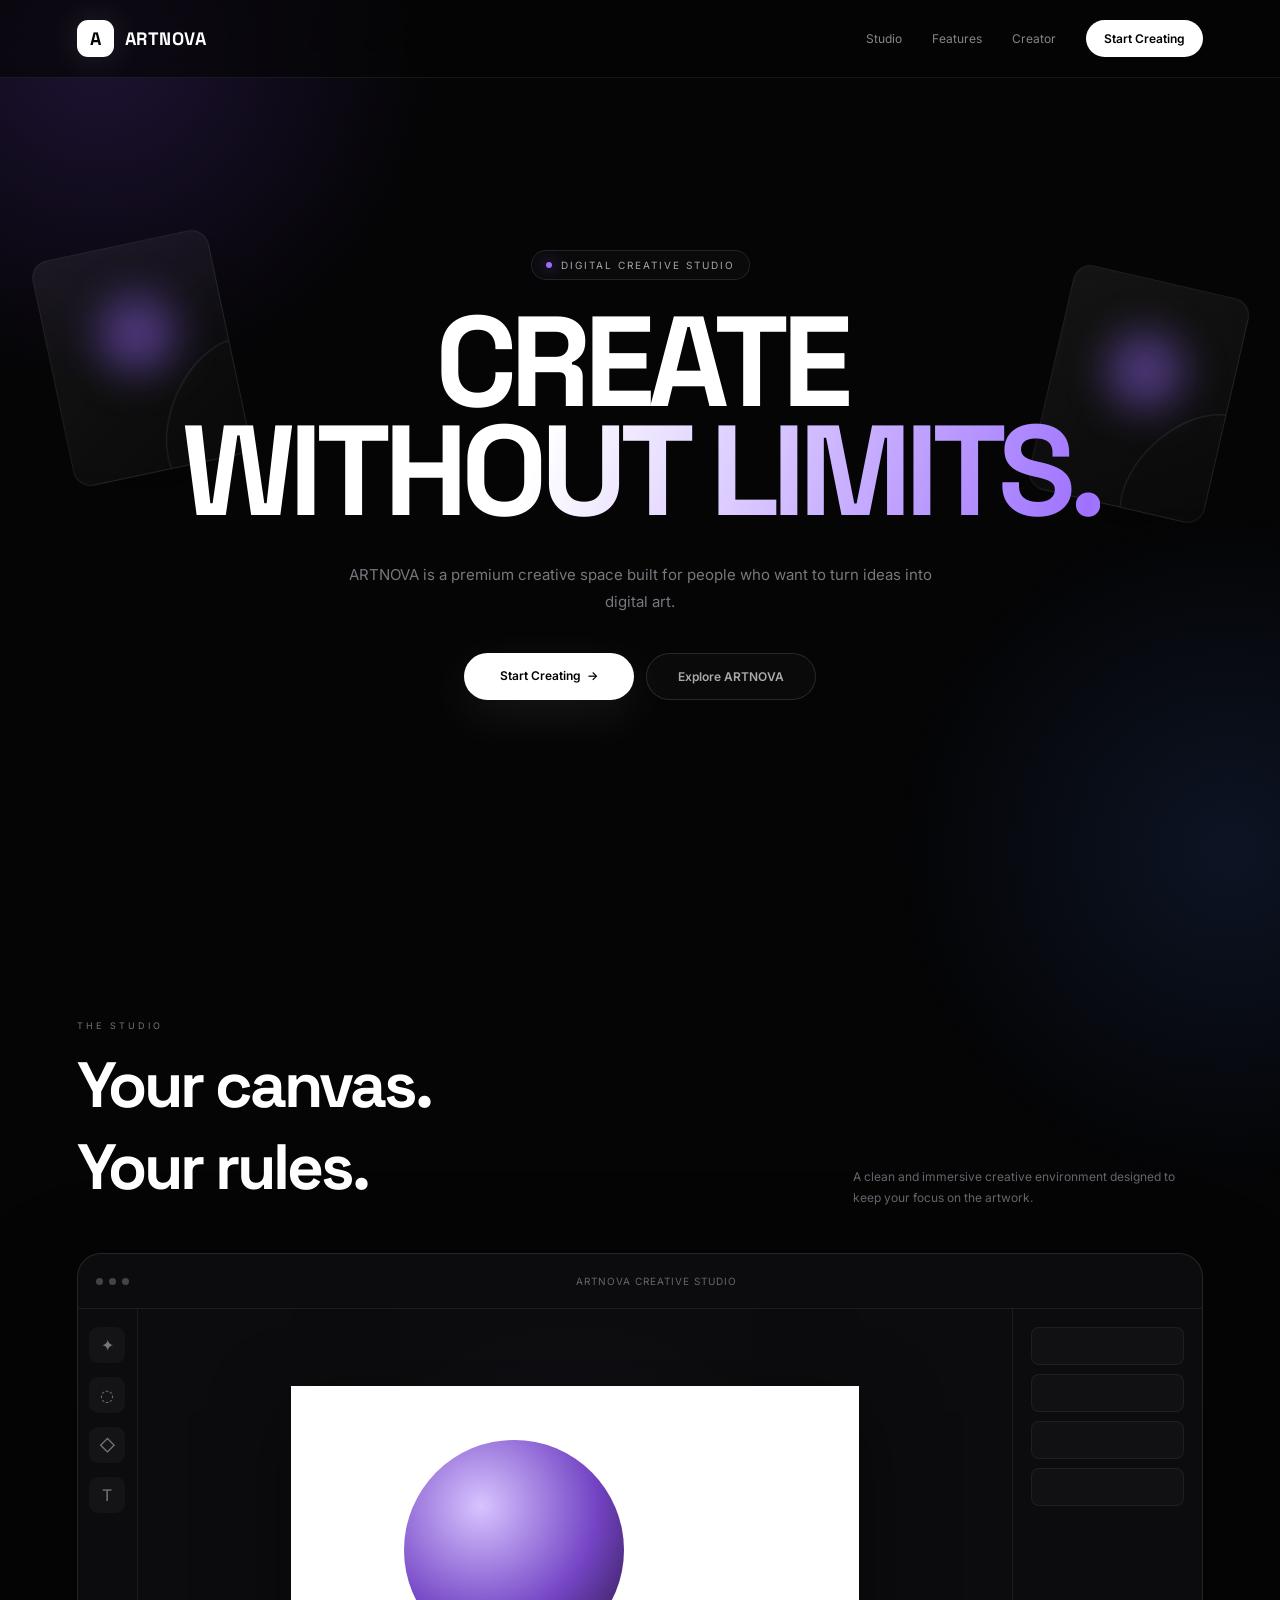
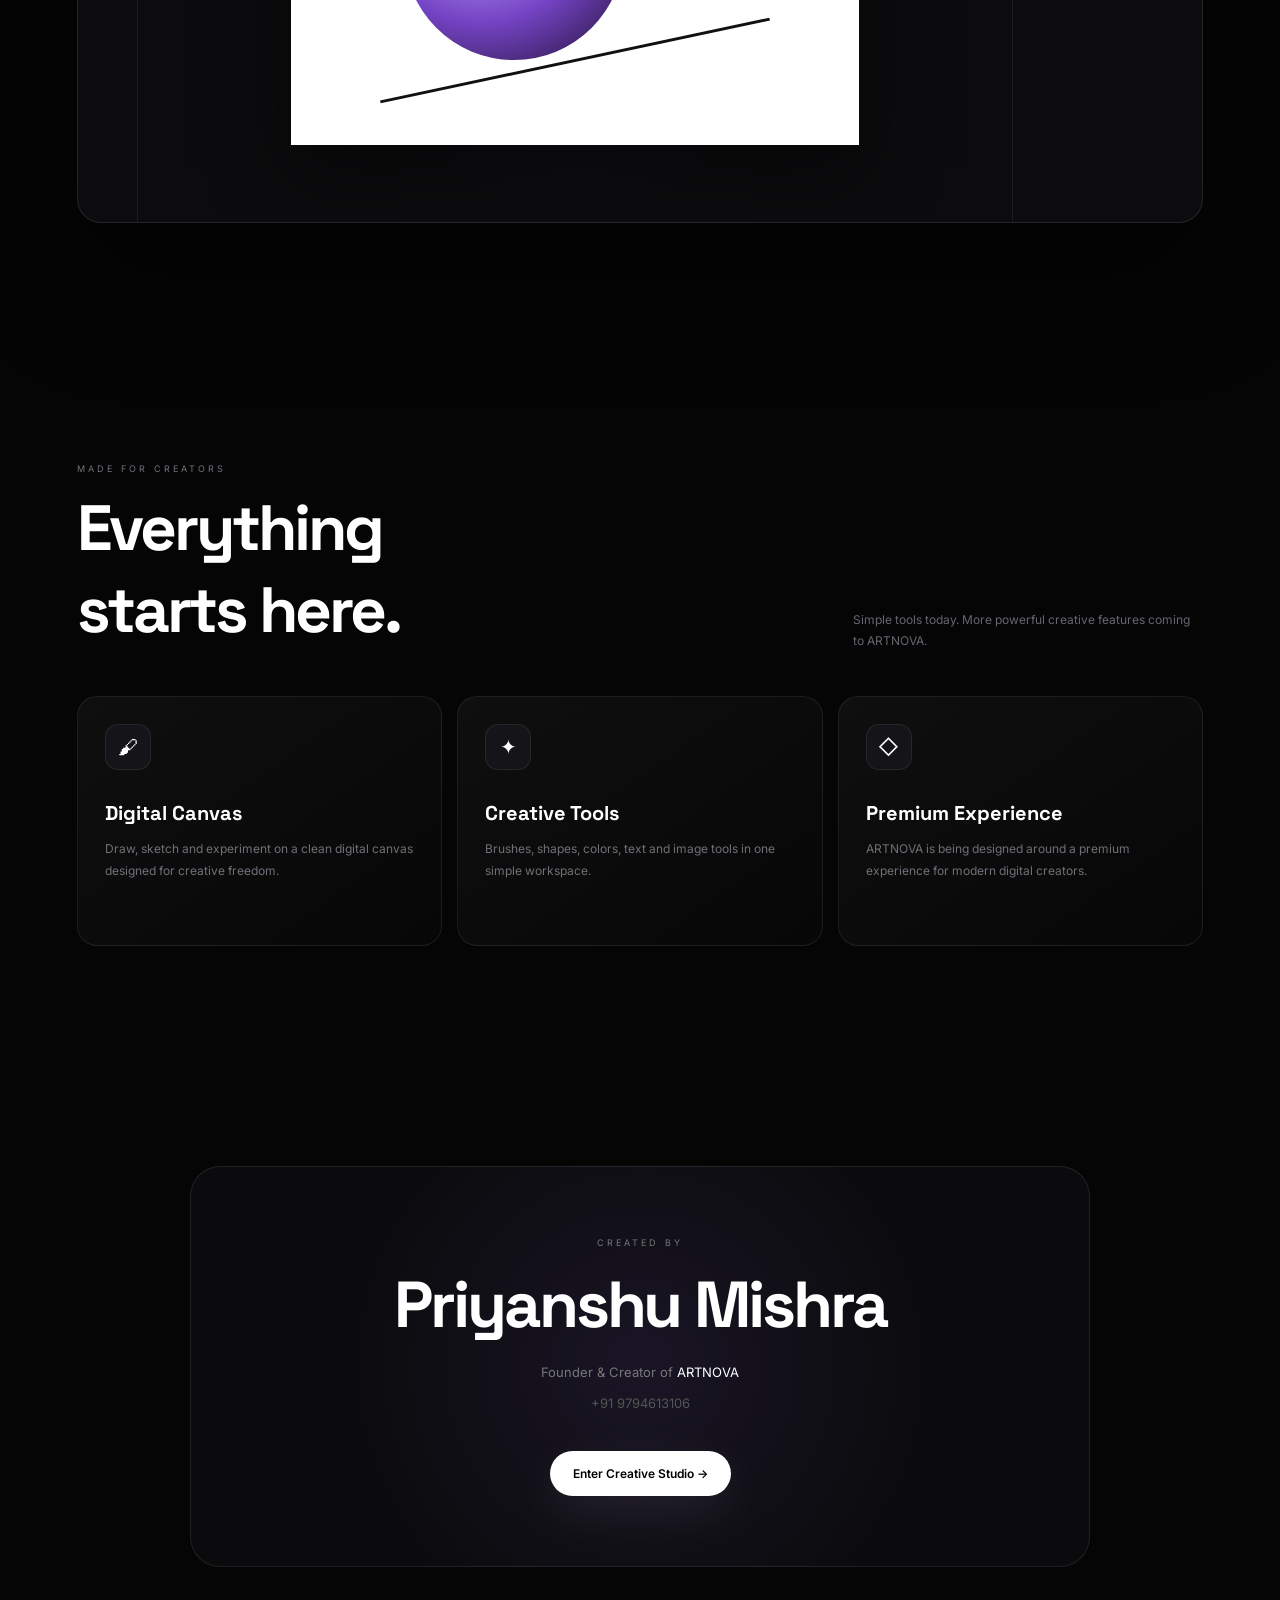
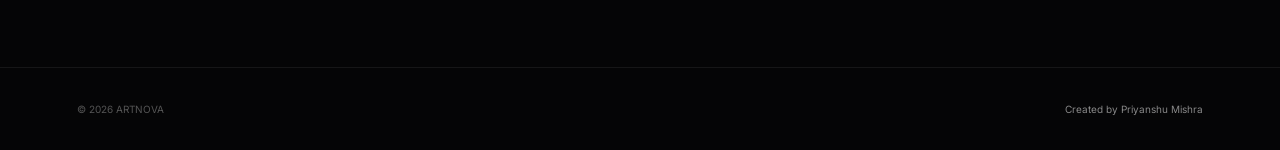
<file: index.html>
<!DOCTYPE html>
<html lang="en">
<head>
<meta charset="UTF-8">
<meta name="viewport" content="width=device-width, initial-scale=1.0">

<title>ARTNOVA — Creative Studio</title>

<meta name="description"
content="ARTNOVA is a premium creative studio for digital artists and creators.">

<link rel="preconnect" href="https://fonts.googleapis.com">
<link rel="preconnect" href="https://fonts.gstatic.com" crossorigin>

<link href="https://fonts.googleapis.com/css2?family=Inter:wght@400;500;600;700&family=Space+Grotesk:wght@500;600;700&display=swap" rel="stylesheet">

<style>

/* =====================================================
   RESET
===================================================== */

*{
    margin:0;
    padding:0;
    box-sizing:border-box;
}

html{
    scroll-behavior:smooth;
}

body{
    background:#050506;
    color:#fff;
    font-family:Inter,sans-serif;
    overflow-x:hidden;
}

a{
    color:inherit;
    text-decoration:none;
}

button{
    font-family:inherit;
}


/* =====================================================
   BACKGROUND
===================================================== */

body::before{
    content:"";
    position:fixed;
    width:700px;
    height:700px;
    top:-300px;
    left:-250px;
    background:radial-gradient(
        circle,
        rgba(140,80,255,.18),
        transparent 68%
    );
    pointer-events:none;
    z-index:-2;
}

body::after{
    content:"";
    position:fixed;
    width:700px;
    height:700px;
    right:-300px;
    bottom:-300px;
    background:radial-gradient(
        circle,
        rgba(70,130,255,.12),
        transparent 68%
    );
    pointer-events:none;
    z-index:-2;
}


/* =====================================================
   NAVBAR
===================================================== */

.navbar{
    width:100%;
    height:78px;
    display:flex;
    align-items:center;
    justify-content:space-between;
    padding:0 6%;
    position:fixed;
    top:0;
    left:0;
    z-index:1000;

    background:rgba(5,5,6,.65);
    backdrop-filter:blur(22px);
    -webkit-backdrop-filter:blur(22px);

    border-bottom:1px solid rgba(255,255,255,.07);
}

.logo{
    display:flex;
    align-items:center;
    gap:11px;

    font-family:"Space Grotesk";
    font-size:18px;
    font-weight:700;
    letter-spacing:.5px;
}

.logo-box{
    width:37px;
    height:37px;
    border-radius:11px;

    display:grid;
    place-items:center;

    background:#fff;
    color:#000;

    font-family:"Space Grotesk";
    font-weight:700;

    box-shadow:
        0 0 35px rgba(255,255,255,.13);
}

.nav-links{
    display:flex;
    align-items:center;
    gap:30px;
}

.nav-links a{
    color:#85858c;
    font-size:12px;
    transition:.3s;
}

.nav-links a:hover{
    color:#fff;
}

.nav-cta{
    padding:11px 18px;
    border-radius:30px;

    background:#fff;
    color:#000 !important;

    font-weight:600 !important;
}


/* =====================================================
   HERO
===================================================== */

.hero{
    min-height:100vh;

    display:flex;
    align-items:center;
    justify-content:center;

    position:relative;
    padding:150px 6% 100px;

    overflow:hidden;
}

.hero-content{
    width:100%;
    max-width:1200px;
    text-align:center;

    position:relative;
    z-index:5;
}

.eyebrow{
    display:inline-flex;
    align-items:center;
    gap:9px;

    padding:8px 14px;

    border:1px solid rgba(255,255,255,.1);
    border-radius:30px;

    background:rgba(255,255,255,.025);

    color:#a5a5ab;

    font-size:10px;
    letter-spacing:2px;

    margin-bottom:28px;

    animation:fadeUp 1s ease both;
}

.eyebrow-dot{
    width:6px;
    height:6px;
    border-radius:50%;
    background:#9d6cff;

    box-shadow:
        0 0 15px #9d6cff;

    animation:pulse 2s infinite;
}

.hero h1{
    font-family:"Space Grotesk";
    font-size:clamp(60px,10vw,145px);
    line-height:.85;
    letter-spacing:-7px;

    font-weight:700;

    margin-bottom:35px;

    animation:heroIn 1.2s cubic-bezier(.2,.8,.2,1) both;
}

.hero h1 span{
    background:linear-gradient(
        110deg,
        #fff 20%,
        #9e72ff 50%,
        #fff 80%
    );

    background-size:200% auto;

    color:transparent;
    background-clip:text;
    -webkit-background-clip:text;

    animation:shine 5s linear infinite;
}

.hero-text{
    max-width:600px;
    margin:auto;

    color:#77777e;

    font-size:15px;
    line-height:1.8;

    animation:fadeUp 1s .25s ease both;
}

.hero-actions{
    display:flex;
    justify-content:center;
    gap:12px;

    margin-top:38px;

    animation:fadeUp 1s .4s ease both;
}

.primary-btn,
.secondary-btn{
    min-width:170px;

    padding:15px 23px;

    border-radius:30px;

    font-size:12px;
    font-weight:600;

    transition:.35s;
}

.primary-btn{
    background:#fff;
    color:#000;

    box-shadow:
        0 15px 50px rgba(255,255,255,.08);
}

.primary-btn:hover{
    transform:translateY(-4px) scale(1.02);

    box-shadow:
        0 20px 70px rgba(255,255,255,.15);
}

.secondary-btn{
    border:1px solid rgba(255,255,255,.12);
    background:rgba(255,255,255,.025);
    color:#aaa;
}

.secondary-btn:hover{
    color:#fff;
    border-color:rgba(255,255,255,.3);
    transform:translateY(-4px);
}


/* =====================================================
   FLOATING ART CARDS
===================================================== */

.art-card{
    position:absolute;

    width:180px;
    height:230px;

    border-radius:18px;

    border:1px solid rgba(255,255,255,.1);

    background:
        linear-gradient(
            145deg,
            rgba(255,255,255,.08),
            rgba(255,255,255,.015)
        );

    backdrop-filter:blur(12px);

    overflow:hidden;

    box-shadow:
        0 35px 90px rgba(0,0,0,.45);

    opacity:.7;

    pointer-events:none;
}

.art-card::before{
    content:"";

    position:absolute;

    width:120px;
    height:120px;

    border-radius:50%;

    background:
        radial-gradient(
            circle,
            rgba(155,108,255,.8),
            transparent 70%
        );

    top:30px;
    left:30px;

    filter:blur(15px);

    animation:floatShape 6s ease-in-out infinite;
}

.art-card::after{
    content:"";

    position:absolute;

    width:100px;
    height:160px;

    border-radius:50%;

    border:1px solid rgba(255,255,255,.15);

    transform:rotate(35deg);

    bottom:-40px;
    right:-30px;
}

.card-one{
    left:4%;
    top:27%;

    transform:rotate(-12deg);

    animation:floatOne 7s ease-in-out infinite;
}

.card-two{
    right:4%;
    top:31%;

    transform:rotate(13deg);

    animation:floatTwo 8s ease-in-out infinite;
}


/* =====================================================
   STUDIO PREVIEW
===================================================== */

.preview-section{
    padding:120px 6%;

    position:relative;
}

.section-head{
    max-width:1200px;
    margin:auto;

    display:flex;
    justify-content:space-between;
    align-items:end;

    margin-bottom:45px;
}

.section-label{
    color:#73737b;
    font-size:9px;
    letter-spacing:3px;
    margin-bottom:13px;
}

.section-head h2{
    font-family:"Space Grotesk";
    font-size:clamp(32px,5vw,65px);
    letter-spacing:-3px;
}

.section-head p{
    max-width:350px;
    color:#66666e;
    font-size:12px;
    line-height:1.7;
}

.studio-preview{
    max-width:1200px;
    height:570px;

    margin:auto;

    border-radius:24px;

    border:1px solid rgba(255,255,255,.1);

    background:#0c0c0e;

    overflow:hidden;

    box-shadow:
        0 50px 120px rgba(0,0,0,.45);

    transform:translateY(0);

    transition:.5s;
}

.studio-preview:hover{
    transform:translateY(-8px);
}

.preview-top{
    height:55px;

    display:flex;
    align-items:center;

    padding:0 18px;

    border-bottom:1px solid rgba(255,255,255,.07);
}

.preview-dots{
    display:flex;
    gap:6px;
}

.preview-dots span{
    width:7px;
    height:7px;
    border-radius:50%;
    background:#444;
}

.preview-title{
    margin:auto;

    color:#666;
    font-size:10px;
    letter-spacing:1px;
}

.preview-body{
    height:calc(100% - 55px);

    display:flex;
}

.preview-side{
    width:60px;

    border-right:1px solid rgba(255,255,255,.07);

    display:flex;
    flex-direction:column;
    align-items:center;

    gap:14px;

    padding-top:18px;
}

.preview-side span{
    width:36px;
    height:36px;

    display:grid;
    place-items:center;

    border-radius:9px;

    background:#141416;

    color:#777;
}

.preview-canvas{
    flex:1;

    display:flex;
    justify-content:center;
    align-items:center;

    background:
        radial-gradient(
            circle at center,
            rgba(120,80,200,.08),
            transparent 50%
        );
}

.fake-paper{
    width:65%;
    height:70%;

    background:#fff;

    position:relative;

    box-shadow:
        0 25px 70px rgba(0,0,0,.5);

    overflow:hidden;
}

.fake-circle{
    position:absolute;

    width:220px;
    height:220px;

    border-radius:50%;

    background:
        radial-gradient(
            circle at 35% 30%,
            #d7c4ff,
            #7444c5 55%,
            #20102f
        );

    top:15%;
    left:20%;

    filter:blur(.2px);
}

.fake-line{
    position:absolute;

    width:70%;
    height:3px;

    background:#111;

    bottom:23%;
    left:15%;

    transform:rotate(-12deg);
}

.preview-right{
    width:190px;

    border-left:1px solid rgba(255,255,255,.07);

    padding:18px;
}

.fake-row{
    height:38px;

    border:1px solid rgba(255,255,255,.06);

    background:#111113;

    border-radius:8px;

    margin-bottom:9px;
}


/* =====================================================
   FEATURES
===================================================== */

.features{
    padding:120px 6%;
}

.feature-grid{
    max-width:1200px;
    margin:auto;

    display:grid;

    grid-template-columns:
        repeat(3,1fr);

    gap:15px;
}

.feature{
    min-height:250px;

    border:1px solid rgba(255,255,255,.08);

    border-radius:20px;

    padding:27px;

    background:
        linear-gradient(
            145deg,
            rgba(255,255,255,.045),
            rgba(255,255,255,.012)
        );

    transition:.4s;
}

.feature:hover{
    transform:translateY(-8px);

    border-color:
        rgba(155,108,255,.35);

    background:
        linear-gradient(
            145deg,
            rgba(155,108,255,.08),
            rgba(255,255,255,.015)
        );
}

.feature-icon{
    width:46px;
    height:46px;

    border-radius:13px;

    display:grid;
    place-items:center;

    background:#151418;

    border:1px solid rgba(255,255,255,.08);

    font-size:20px;

    margin-bottom:30px;
}

.feature h3{
    font-family:"Space Grotesk";
    font-size:20px;
    margin-bottom:12px;
}

.feature p{
    color:#707078;
    font-size:12px;
    line-height:1.8;
}


/* =====================================================
   CREATOR
===================================================== */

.creator{
    padding:100px 6%;
}

.creator-box{
    max-width:900px;

    margin:auto;

    text-align:center;

    padding:70px 30px;

    border-radius:30px;

    border:1px solid rgba(255,255,255,.09);

    background:
        radial-gradient(
            circle at center,
            rgba(155,108,255,.1),
            transparent 60%
        ),
        #0b0b0d;
}

.creator-label{
    color:#777;
    font-size:9px;
    letter-spacing:3px;
    margin-bottom:15px;
}

.creator-box h2{
    font-family:"Space Grotesk";
    font-size:clamp(35px,6vw,65px);
    letter-spacing:-3px;
    margin-bottom:18px;
}

.creator-box p{
    color:#777;
    font-size:13px;
    margin-bottom:30px;
}

.creator-name{
    color:#fff;
}


/* =====================================================
   FOOTER
===================================================== */

footer{
    padding:35px 6%;

    border-top:1px solid rgba(255,255,255,.07);

    display:flex;
    justify-content:space-between;
    align-items:center;

    color:#555;
    font-size:10px;
}

.footer-name{
    color:#888;
}


/* =====================================================
   ANIMATIONS
===================================================== */

@keyframes heroIn{

    from{
        opacity:0;
        transform:translateY(50px) scale(.95);
        filter:blur(15px);
    }

    to{
        opacity:1;
        transform:none;
        filter:blur(0);
    }

}

@keyframes fadeUp{

    from{
        opacity:0;
        transform:translateY(25px);
    }

    to{
        opacity:1;
        transform:none;
    }

}

@keyframes shine{

    0%{
        background-position:0% center;
    }

    100%{
        background-position:200% center;
    }

}

@keyframes pulse{

    0%,100%{
        opacity:.4;
        transform:scale(.8);
    }

    50%{
        opacity:1;
        transform:scale(1.2);
    }

}

@keyframes floatOne{

    0%,100%{
        transform:translateY(0) rotate(-12deg);
    }

    50%{
        transform:translateY(-30px) rotate(-7deg);
    }

}

@keyframes floatTwo{

    0%,100%{
        transform:translateY(0) rotate(13deg);
    }

    50%{
        transform:translateY(30px) rotate(8deg);
    }

}

@keyframes floatShape{

    0%,100%{
        transform:translate(0,0) scale(1);
    }

    50%{
        transform:translate(25px,20px) scale(1.15);
    }

}


/* =====================================================
   MOBILE
===================================================== */

@media(max-width:900px){

    .nav-links{
        display:none;
    }

    .navbar{
        padding:0 20px;
    }

    .art-card{
        opacity:.25;
        transform:scale(.65);
    }

    .card-one{
        left:-70px;
    }

    .card-two{
        right:-70px;
    }

    .section-head{
        display:block;
    }

    .section-head p{
        margin-top:20px;
    }

    .feature-grid{
        grid-template-columns:1fr;
    }

    .studio-preview{
        height:400px;
    }

    .preview-right{
        display:none;
    }

    .fake-paper{
        width:80%;
        height:70%;
    }

}

@media(max-width:600px){

    .hero{
        padding-top:130px;
    }

    .hero h1{
        font-size:64px;
        letter-spacing:-4px;
    }

    .hero-text{
        font-size:13px;
    }

    .hero-actions{
        flex-direction:column;
        align-items:center;
    }

    .primary-btn,
    .secondary-btn{
        width:220px;
    }

    .preview-side{
        display:none;
    }

    .studio-preview{
        height:300px;
    }

    footer{
        flex-direction:column;
        gap:12px;
        text-align:center;
    }

}

</style>
</head>


<body>


<!-- =====================================================
     NAVBAR
===================================================== -->

<nav class="navbar">

    <a href="index.html" class="logo">

        <div class="logo-box">
            A
        </div>

        <span>ARTNOVA</span>

    </a>


    <div class="nav-links">

        <a href="#studio">
            Studio
        </a>

        <a href="#features">
            Features
        </a>

        <a href="#creator">
            Creator
        </a>

        <a
            href="studio.html"
            class="nav-cta">
            Start Creating
        </a>

    </div>

</nav>



<!-- =====================================================
     HERO
===================================================== -->

<section class="hero">

    <div class="art-card card-one"></div>

    <div class="art-card card-two"></div>


    <div class="hero-content">

        <div class="eyebrow">

            <span class="eyebrow-dot"></span>

            DIGITAL CREATIVE STUDIO

        </div>


        <h1>

            CREATE
            <br>

            <span>WITHOUT LIMITS.</span>

        </h1>


        <p class="hero-text">

            ARTNOVA is a premium creative space
            built for people who want to turn ideas
            into digital art.

        </p>


        <div class="hero-actions">

            <!-- IMPORTANT: DIRECT LINK -->

            <a
                href="studio.html"
                class="primary-btn">

                Start Creating&nbsp; →

            </a>


            <a
                href="#studio"
                class="secondary-btn">

                Explore ARTNOVA

            </a>

        </div>

    </div>

</section>



<!-- =====================================================
     STUDIO PREVIEW
===================================================== -->

<section
    class="preview-section"
    id="studio">

    <div class="section-head">

        <div>

            <div class="section-label">
                THE STUDIO
            </div>

            <h2>
                Your canvas.
                <br>
                Your rules.
            </h2>

        </div>


        <p>

            A clean and immersive creative
            environment designed to keep
            your focus on the artwork.

        </p>

    </div>


    <div class="studio-preview">


        <div class="preview-top">

            <div class="preview-dots">

                <span></span>
                <span></span>
                <span></span>

            </div>


            <div class="preview-title">

                ARTNOVA CREATIVE STUDIO

            </div>

        </div>


        <div class="preview-body">


            <div class="preview-side">

                <span>✦</span>
                <span>◌</span>
                <span>◇</span>
                <span>T</span>

            </div>


            <div class="preview-canvas">

                <div class="fake-paper">

                    <div class="fake-circle"></div>

                    <div class="fake-line"></div>

                </div>

            </div>


            <div class="preview-right">

                <div class="fake-row"></div>

                <div class="fake-row"></div>

                <div class="fake-row"></div>

                <div class="fake-row"></div>

            </div>


        </div>

    </div>

</section>



<!-- =====================================================
     FEATURES
===================================================== -->

<section
    class="features"
    id="features">

    <div class="section-head">

        <div>

            <div class="section-label">
                MADE FOR CREATORS
            </div>

            <h2>
                Everything
                <br>
                starts here.
            </h2>

        </div>

        <p>
            Simple tools today.
            More powerful creative
            features coming to ARTNOVA.
        </p>

    </div>


    <div class="feature-grid">


        <div class="feature">

            <div class="feature-icon">
                🖌
            </div>

            <h3>
                Digital Canvas
            </h3>

            <p>
                Draw, sketch and experiment
                on a clean digital canvas
                designed for creative freedom.
            </p>

        </div>


        <div class="feature">

            <div class="feature-icon">
                ✦
            </div>

            <h3>
                Creative Tools
            </h3>

            <p>
                Brushes, shapes, colors,
                text and image tools in
                one simple workspace.
            </p>

        </div>


        <div class="feature">

            <div class="feature-icon">
                ◇
            </div>

            <h3>
                Premium Experience
            </h3>

            <p>
                ARTNOVA is being designed
                around a premium experience
                for modern digital creators.
            </p>

        </div>


    </div>

</section>



<!-- =====================================================
     CREATOR
===================================================== -->

<section
    class="creator"
    id="creator">

    <div class="creator-box">

        <div class="creator-label">
            CREATED BY
        </div>


        <h2>
            Priyanshu Mishra
        </h2>


        <p>

            Founder & Creator of
            <span class="creator-name">
                ARTNOVA
            </span>

        </p>


        <!-- MOBILE NUMBER -->

        <p style="
            margin-top:-15px;
            color:#555;
        ">

            +91 9794613106

        </p>


        <a
            href="studio.html"
            class="primary-btn"
            style="
                display:inline-block;
                margin-top:10px;
            ">

            Enter Creative Studio →

        </a>

    </div>

</section>



<!-- =====================================================
     FOOTER
===================================================== -->

<footer>

    <div>
        © 2026 ARTNOVA
    </div>

    <div class="footer-name">
        Created by Priyanshu Mishra
    </div>

</footer>


</body>
</html>
</file>
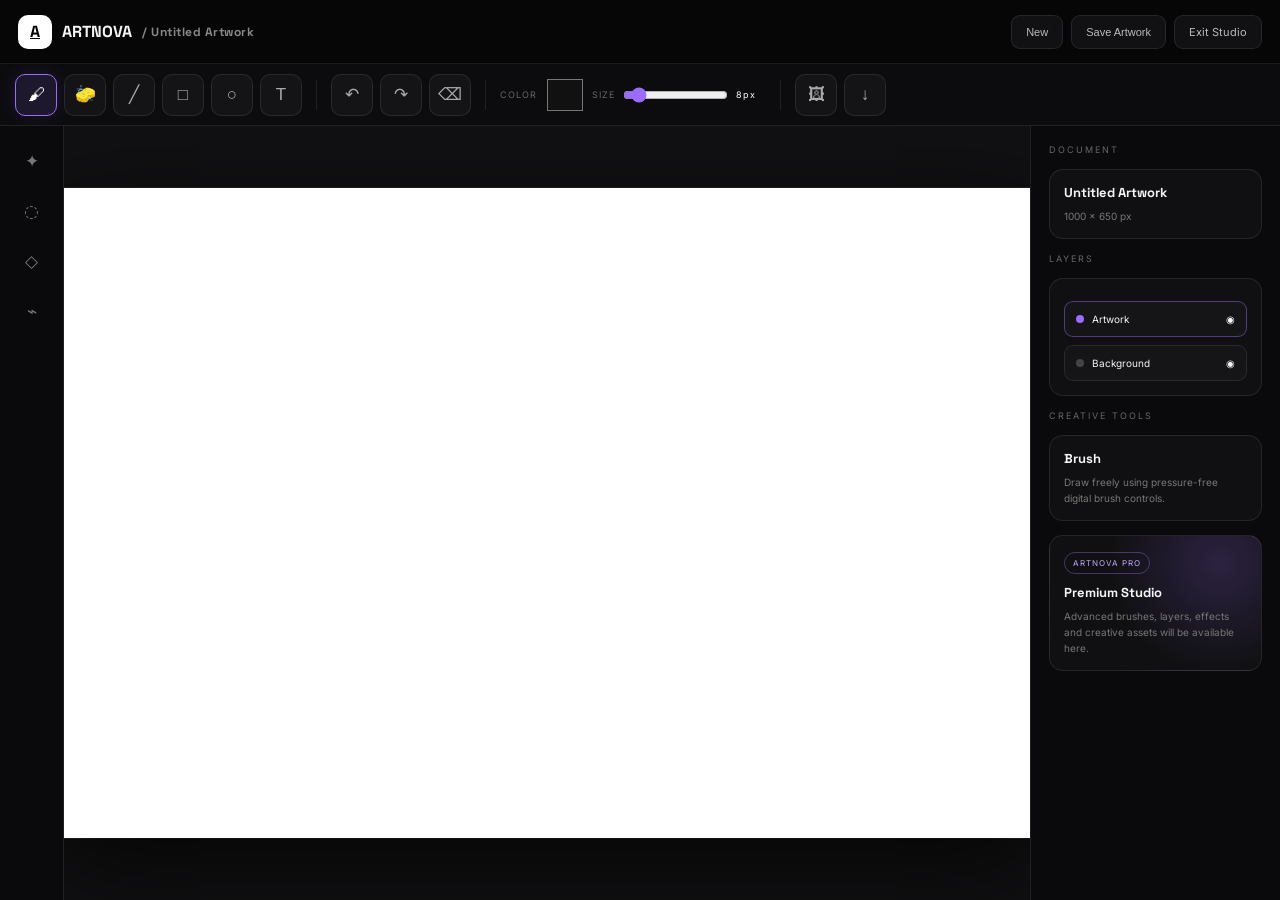
<file: studio.html>
<!DOCTYPE html>
<html lang="en">
<head>
<meta charset="UTF-8">
<meta name="viewport" content="width=device-width, initial-scale=1.0">

<title>ARTNOVA Studio</title>

<link rel="preconnect" href="https://fonts.googleapis.com">
<link rel="preconnect" href="https://fonts.gstatic.com" crossorigin>
<link href="https://fonts.googleapis.com/css2?family=Inter:wght@400;500;600;700&family=Space+Grotesk:wght@500;600;700&display=swap" rel="stylesheet">

<style>

*{
    margin:0;
    padding:0;
    box-sizing:border-box;
}

:root{
    --bg:#070708;
    --panel:#0d0d0f;
    --panel2:#121214;
    --border:rgba(255,255,255,.09);
    --muted:#77777f;
    --text:#f5f5f5;
    --accent:#9b6cff;
}

body{
    background:var(--bg);
    color:var(--text);
    font-family:Inter,sans-serif;
    height:100vh;
    overflow:hidden;
}


/* ================= TOP BAR ================= */

.topbar{
    height:64px;
    display:flex;
    align-items:center;
    justify-content:space-between;
    padding:0 18px;
    border-bottom:1px solid var(--border);
    background:rgba(7,7,8,.94);
    backdrop-filter:blur(20px);
    position:relative;
    z-index:20;
}

.brand{
    display:flex;
    align-items:center;
    gap:10px;
    font-family:"Space Grotesk";
    font-weight:700;
}

.logo{
    width:34px;
    height:34px;
    border-radius:10px;
    background:#fff;
    color:#000;
    display:grid;
    place-items:center;
}

.file-name{
    color:#888;
    font-size:12px;
    letter-spacing:.5px;
}

.top-actions{
    display:flex;
    gap:8px;
}

.top-btn{
    border:1px solid var(--border);
    background:#111113;
    color:#bbb;
    padding:9px 14px;
    border-radius:9px;
    font-size:11px;
    cursor:pointer;
    transition:.25s;
}

.top-btn:hover{
    color:#fff;
    border-color:rgba(255,255,255,.3);
}

.back{
    text-decoration:none;
}


/* ================= TOOLBAR ================= */

.toolbar{
    height:62px;
    display:flex;
    align-items:center;
    gap:7px;
    padding:0 15px;
    background:#0c0c0e;
    border-bottom:1px solid var(--border);
    overflow-x:auto;
}

.tool{
    width:42px;
    height:42px;
    flex:0 0 42px;
    border-radius:10px;
    border:1px solid var(--border);
    background:#141416;
    color:#aaa;
    font-size:17px;
    cursor:pointer;
    transition:.25s;
}

.tool:hover{
    color:white;
    transform:translateY(-2px);
}

.tool.active{
    color:white;
    border-color:var(--accent);
    background:rgba(155,108,255,.13);
    box-shadow:0 0 20px rgba(155,108,255,.12);
}

.divider{
    width:1px;
    height:30px;
    background:var(--border);
    margin:0 7px;
}

.control{
    display:flex;
    align-items:center;
    gap:8px;
    color:#666;
    font-size:9px;
    letter-spacing:1px;
    white-space:nowrap;
}

#colorPicker{
    width:40px;
    height:40px;
    border:0;
    background:transparent;
    cursor:pointer;
}

#sizeRange{
    width:105px;
    accent-color:var(--accent);
}

#sizeValue{
    color:#fff;
    min-width:30px;
}


/* ================= WORKSPACE ================= */

.workspace{
    height:calc(100vh - 126px);
    display:flex;
}


/* ================= LEFT PANEL ================= */

.left-panel{
    width:64px;
    background:#0a0a0c;
    border-right:1px solid var(--border);
    display:flex;
    flex-direction:column;
    align-items:center;
    gap:10px;
    padding-top:15px;
}

.side-tool{
    width:40px;
    height:40px;
    border:1px solid transparent;
    border-radius:10px;
    background:transparent;
    color:#777;
    cursor:pointer;
    font-size:17px;
}

.side-tool:hover{
    background:#151517;
    color:white;
}


/* ================= CANVAS ================= */

.canvas-zone{
    flex:1;
    position:relative;
    overflow:auto;
    display:flex;
    justify-content:center;
    align-items:center;
    padding:35px;

    background:
        radial-gradient(
            circle at center,
            rgba(120,80,200,.08),
            transparent 45%
        ),
        #111113;
}

.canvas-wrapper{
    position:relative;
    box-shadow:
        0 30px 100px rgba(0,0,0,.7),
        0 0 0 1px rgba(255,255,255,.08);
}

#canvas{
    display:block;
    background:white;
    touch-action:none;
    cursor:crosshair;
}


/* ================= RIGHT PANEL ================= */

.right-panel{
    width:250px;
    background:#0a0a0c;
    border-left:1px solid var(--border);
    padding:18px;
    overflow:auto;
}

.panel-title{
    color:#666;
    font-size:9px;
    letter-spacing:2px;
    margin-bottom:14px;
}

.panel{
    background:#101012;
    border:1px solid var(--border);
    border-radius:14px;
    padding:14px;
    margin-bottom:14px;
}

.panel h3{
    font-family:"Space Grotesk";
    font-size:13px;
    margin-bottom:7px;
}

.panel p{
    color:#777;
    font-size:10px;
    line-height:1.6;
}


/* ================= LAYERS ================= */

.layer{
    display:flex;
    align-items:center;
    justify-content:space-between;
    padding:11px;
    border:1px solid var(--border);
    border-radius:9px;
    margin-top:8px;
    background:#151517;
    font-size:10px;
}

.layer.active{
    border-color:rgba(155,108,255,.45);
}

.layer-left{
    display:flex;
    align-items:center;
    gap:8px;
}

.layer-dot{
    width:8px;
    height:8px;
    border-radius:50%;
    background:#9b6cff;
}


/* ================= PREMIUM ================= */

.pro-card{
    background:
        radial-gradient(
            circle at 80% 20%,
            rgba(155,108,255,.2),
            transparent 55%
        ),
        #101012;
}

.pro-badge{
    display:inline-block;
    padding:5px 8px;
    border-radius:20px;
    border:1px solid rgba(170,120,255,.35);
    color:#c4a7ff;
    font-size:8px;
    letter-spacing:1px;
    margin-bottom:10px;
}


/* ================= TOAST ================= */

.toast{
    position:fixed;
    bottom:25px;
    left:50%;
    transform:translate(-50%,100px);
    opacity:0;
    background:white;
    color:black;
    padding:13px 20px;
    border-radius:30px;
    font-size:11px;
    z-index:100;
    transition:.4s;
}

.toast.show{
    opacity:1;
    transform:translate(-50%,0);
}


/* ================= MOBILE ================= */

@media(max-width:900px){

    .right-panel{
        display:none;
    }

    .left-panel{
        display:none;
    }

    .topbar{
        padding:0 12px;
    }

    .file-name{
        display:none;
    }

    .canvas-zone{
        padding:12px;
    }

}

@media(max-width:600px){

    .top-actions .save-btn{
        display:none;
    }

    .brand{
        font-size:12px;
    }

    .toolbar{
        padding:0 8px;
    }

    .control span:first-child{
        display:none;
    }

}

</style>
</head>


<body>


<!-- ================= TOP ================= -->

<header class="topbar">

    <div class="brand">

        <a href="index.html" class="logo">
            A
        </a>

        <span>ARTNOVA</span>

        <span class="file-name">
            / Untitled Artwork
        </span>

    </div>


    <div class="top-actions">

        <button class="top-btn" id="newBtn">
            New
        </button>

        <button class="top-btn save-btn" id="saveBtn">
            Save Artwork
        </button>

        <a href="index.html" class="top-btn back">
            Exit Studio
        </a>

    </div>

</header>



<!-- ================= TOOLBAR ================= -->

<div class="toolbar">

    <button
        class="tool active"
        id="brush"
        title="Brush">
        🖌
    </button>

    <button
        class="tool"
        id="eraser"
        title="Eraser">
        🧽
    </button>

    <button
        class="tool"
        id="line"
        title="Line">
        ╱
    </button>

    <button
        class="tool"
        id="rectangle"
        title="Rectangle">
        □
    </button>

    <button
        class="tool"
        id="circle"
        title="Circle">
        ○
    </button>

    <button
        class="tool"
        id="textTool"
        title="Text">
        T
    </button>


    <div class="divider"></div>


    <button
        class="tool"
        id="undo"
        title="Undo">
        ↶
    </button>

    <button
        class="tool"
        id="redo"
        title="Redo">
        ↷
    </button>

    <button
        class="tool"
        id="clear"
        title="Clear">
        ⌫
    </button>


    <div class="divider"></div>


    <div class="control">

        <span>COLOR</span>

        <input
            type="color"
            id="colorPicker"
            value="#111111">

    </div>


    <div class="control">

        <span>SIZE</span>

        <input
            type="range"
            id="sizeRange"
            min="1"
            max="80"
            value="8">

        <span id="sizeValue">
            8px
        </span>

    </div>


    <div class="divider"></div>


    <button
        class="tool"
        id="upload"
        title="Upload Image">
        🖼
    </button>

    <input
        type="file"
        id="imageInput"
        accept="image/*"
        hidden>


    <button
        class="tool"
        id="download"
        title="Download">
        ↓
    </button>

</div>



<!-- ================= WORKSPACE ================= -->

<main class="workspace">


    <!-- LEFT -->

    <aside class="left-panel">

        <button class="side-tool">
            ✦
        </button>

        <button class="side-tool">
            ◌
        </button>

        <button class="side-tool">
            ◇
        </button>

        <button class="side-tool">
            ⌁
        </button>

    </aside>



    <!-- CANVAS -->

    <section class="canvas-zone">

        <div class="canvas-wrapper">

            <canvas
                id="canvas"
                width="1000"
                height="650">
            </canvas>

        </div>

    </section>



    <!-- RIGHT -->

    <aside class="right-panel">

        <div class="panel-title">
            DOCUMENT
        </div>


        <div class="panel">

            <h3>
                Untitled Artwork
            </h3>

            <p>
                1000 × 650 px
            </p>

        </div>


        <div class="panel-title">
            LAYERS
        </div>


        <div class="panel">

            <div class="layer active">

                <div class="layer-left">

                    <span class="layer-dot"></span>

                    <span>
                        Artwork
                    </span>

                </div>

                <span>
                    ◉
                </span>

            </div>


            <div class="layer">

                <div class="layer-left">

                    <span
                        class="layer-dot"
                        style="background:#444">
                    </span>

                    <span>
                        Background
                    </span>

                </div>

                <span>
                    ◉
                </span>

            </div>

        </div>


        <div class="panel-title">
            CREATIVE TOOLS
        </div>


        <div class="panel">

            <h3>
                Brush
            </h3>

            <p>
                Draw freely using pressure-free
                digital brush controls.
            </p>

        </div>


        <div class="panel pro-card">

            <span class="pro-badge">
                ARTNOVA PRO
            </span>

            <h3>
                Premium Studio
            </h3>

            <p>
                Advanced brushes, layers,
                effects and creative assets
                will be available here.
            </p>

        </div>

    </aside>

</main>



<div class="toast" id="toast">
    Artwork saved ✦
</div>



<script>

/* =========================================
   ARTNOVA CREATIVE ENGINE
========================================= */


const canvas =
    document.getElementById("canvas");

const ctx =
    canvas.getContext("2d");


/* ================= STATE ================= */

let tool = "brush";

let color = "#111111";

let size = 8;

let drawing = false;

let startX = 0;

let startY = 0;

let history = [];

let redoHistory = [];


/* ================= BACKGROUND ================= */

function createBackground(){

    ctx.fillStyle = "#ffffff";

    ctx.fillRect(
        0,
        0,
        canvas.width,
        canvas.height
    );

}

createBackground();


/* ================= SAVE STATE ================= */

function saveState(){

    history.push(
        canvas.toDataURL()
    );

    if(history.length > 40){

        history.shift();

    }

    redoHistory = [];

}


/* ================= RESTORE ================= */

function restoreImage(data){

    const image =
        new Image();

    image.onload = function(){

        ctx.clearRect(
            0,
            0,
            canvas.width,
            canvas.height
        );

        ctx.drawImage(
            image,
            0,
            0
        );

    };

    image.src = data;

}


/* ================= POSITION ================= */

function position(event){

    const rect =
        canvas.getBoundingClientRect();

    let clientX;
    let clientY;


    if(event.touches){

        clientX =
            event.touches[0].clientX;

        clientY =
            event.touches[0].clientY;

    }else{

        clientX =
            event.clientX;

        clientY =
            event.clientY;

    }


    return {

        x:
            (clientX - rect.left)
            * (canvas.width / rect.width),

        y:
            (clientY - rect.top)
            * (canvas.height / rect.height)

    };

}


/* ================= START DRAW ================= */

function startDraw(event){

    event.preventDefault();

    const pos =
        position(event);

    startX = pos.x;

    startY = pos.y;


    if(tool === "text"){

        saveState();

        const text =
            prompt("Enter your text:");

        if(text){

            ctx.fillStyle =
                color;

            ctx.font =
                `${Math.max(size * 3, 24)}px Space Grotesk`;

            ctx.fillText(
                text,
                startX,
                startY
            );

        }

        tool = "brush";

        setActive("brush");

        return;

    }


    drawing = true;

    saveState();

    ctx.beginPath();

    ctx.moveTo(
        startX,
        startY
    );

}


/* ================= DRAW ================= */

function draw(event){

    if(!drawing)
        return;

    event.preventDefault();

    const pos =
        position(event);


    if(tool === "brush"){

        ctx.globalCompositeOperation =
            "source-over";

        ctx.strokeStyle =
            color;

        ctx.lineWidth =
            size;

        ctx.lineCap =
            "round";

        ctx.lineJoin =
            "round";

        ctx.lineTo(
            pos.x,
            pos.y
        );

        ctx.stroke();

        ctx.beginPath();

        ctx.moveTo(
            pos.x,
            pos.y
        );

    }


    if(tool === "eraser"){

        ctx.globalCompositeOperation =
            "destination-out";

        ctx.lineWidth =
            size * 2;

        ctx.lineCap =
            "round";

        ctx.lineTo(
            pos.x,
            pos.y
        );

        ctx.stroke();

        ctx.beginPath();

        ctx.moveTo(
            pos.x,
            pos.y
        );

    }

}


/* ================= END DRAW ================= */

function endDraw(event){

    if(!drawing)
        return;

    drawing = false;

    const pos =
        position(event);

    ctx.globalCompositeOperation =
        "source-over";


    if(tool === "line"){

        ctx.strokeStyle =
            color;

        ctx.lineWidth =
            size;

        ctx.beginPath();

        ctx.moveTo(
            startX,
            startY
        );

        ctx.lineTo(
            pos.x,
            pos.y
        );

        ctx.stroke();

    }


    if(tool === "rectangle"){

        ctx.strokeStyle =
            color;

        ctx.lineWidth =
            size;

        ctx.strokeRect(
            startX,
            startY,
            pos.x - startX,
            pos.y - startY
        );

    }


    if(tool === "circle"){

        const dx =
            pos.x - startX;

        const dy =
            pos.y - startY;

        const radius =
            Math.sqrt(
                dx * dx +
                dy * dy
            );

        ctx.strokeStyle =
            color;

        ctx.lineWidth =
            size;

        ctx.beginPath();

        ctx.arc(
            startX,
            startY,
            radius,
            0,
            Math.PI * 2
        );

        ctx.stroke();

    }

}


/* ================= EVENTS ================= */

canvas.addEventListener(
    "mousedown",
    startDraw
);

canvas.addEventListener(
    "mousemove",
    draw
);

canvas.addEventListener(
    "mouseup",
    endDraw
);

canvas.addEventListener(
    "mouseleave",
    endDraw
);


canvas.addEventListener(
    "touchstart",
    startDraw,
    {passive:false}
);

canvas.addEventListener(
    "touchmove",
    draw,
    {passive:false}
);

canvas.addEventListener(
    "touchend",
    endDraw
);


/* ================= TOOL SYSTEM ================= */

const tools = [
    "brush",
    "eraser",
    "line",
    "rectangle",
    "circle",
    "textTool"
];


function setActive(id){

    document
        .querySelectorAll(".tool")
        .forEach(button => {

            button.classList.remove(
                "active"
            );

        });


    const button =
        document.getElementById(id);

    if(button){

        button.classList.add(
            "active"
        );

    }

}


/* BRUSH */

document
    .getElementById("brush")
    .onclick = function(){

        tool = "brush";

        setActive("brush");

    };


/* ERASER */

document
    .getElementById("eraser")
    .onclick = function(){

        tool = "eraser";

        setActive("eraser");

    };


/* LINE */

document
    .getElementById("line")
    .onclick = function(){

        tool = "line";

        setActive("line");

    };


/* RECTANGLE */

document
    .getElementById("rectangle")
    .onclick = function(){

        tool = "rectangle";

        setActive("rectangle");

    };


/* CIRCLE */

document
    .getElementById("circle")
    .onclick = function(){

        tool = "circle";

        setActive("circle");

    };


/* TEXT */

document
    .getElementById("textTool")
    .onclick = function(){

        tool = "text";

        setActive("textTool");

    };


/* ================= COLOR ================= */

document
    .getElementById("colorPicker")
    .addEventListener(
        "input",
        function(event){

            color =
                event.target.value;

            tool = "brush";

            setActive("brush");

        }
    );


/* ================= SIZE ================= */

document
    .getElementById("sizeRange")
    .addEventListener(
        "input",
        function(event){

            size =
                Number(event.target.value);

            document
                .getElementById("sizeValue")
                .textContent =
                size + "px";

        }
    );


/* ================= UNDO ================= */

document
    .getElementById("undo")
    .onclick = function(){

        if(history.length === 0)
            return;


        redoHistory.push(
            canvas.toDataURL()
        );


        const previous =
            history.pop();


        restoreImage(
            previous
        );

    };


/* ================= REDO ================= */

document
    .getElementById("redo")
    .onclick = function(){

        if(redoHistory.length === 0)
            return;


        history.push(
            canvas.toDataURL()
        );


        const next =
            redoHistory.pop();


        restoreImage(
            next
        );

    };


/* ================= CLEAR ================= */

document
    .getElementById("clear")
    .onclick = function(){

        saveState();

        createBackground();

    };


/* ================= NEW ================= */

document
    .getElementById("newBtn")
    .onclick = function(){

        const answer =
            confirm(
                "Start a new artwork?"
            );


        if(answer){

            saveState();

            createBackground();

        }

    };


/* ================= IMAGE UPLOAD ================= */

const upload =
    document.getElementById("upload");

const imageInput =
    document.getElementById("imageInput");


upload.onclick =
    function(){

        imageInput.click();

    };


imageInput.onchange =
    function(event){

        const file =
            event.target.files[0];

        if(!file)
            return;


        const reader =
            new FileReader();


        reader.onload =
            function(e){

                const image =
                    new Image();


                image.onload =
                    function(){

                        saveState();


                        const scale =
                            Math.min(
                                canvas.width /
                                image.width,

                                canvas.height /
                                image.height
                            );


                        const width =
                            image.width *
                            scale;


                        const height =
                            image.height *
                            scale;


                        const x =
                            (canvas.width -
                            width) / 2;


                        const y =
                            (canvas.height -
                            height) / 2;


                        ctx.drawImage(
                            image,
                            x,
                            y,
                            width,
                            height
                        );

                    };


                image.src =
                    e.target.result;

            };


        reader.readAsDataURL(file);

    };


/* ================= DOWNLOAD ================= */

document
    .getElementById("download")
    .onclick = function(){

        const link =
            document.createElement("a");


        link.download =
            "ARTNOVA-Artwork.png";


        link.href =
            canvas.toDataURL(
                "image/png"
            );


        link.click();


        showToast(
            "Artwork downloaded ✦"
        );

    };


/* ================= SAVE ================= */

document
    .getElementById("saveBtn")
    .onclick = function(){

        localStorage.setItem(
            "artnovaArtwork",
            canvas.toDataURL()
        );


        showToast(
            "Artwork saved ✦"
        );

    };


/* ================= LOAD ================= */

window.addEventListener(
    "load",
    function(){

        const saved =
            localStorage.getItem(
                "artnovaArtwork"
            );


        if(saved){

            restoreImage(
                saved
            );

        }

    }
);


/* ================= TOAST ================= */

function showToast(message){

    const toast =
        document.getElementById(
            "toast"
        );


    toast.textContent =
        message;


    toast.classList.add(
        "show"
    );


    setTimeout(
        function(){

            toast.classList.remove(
                "show"
            );

        },
        2500
    );

}


/* ================= KEYBOARD SHORTCUTS ================= */

document.addEventListener(
    "keydown",
    function(event){

        if(
            (event.ctrlKey ||
             event.metaKey)
            &&
            event.key.toLowerCase()
            === "z"
        ){

            event.preventDefault();

            document
                .getElementById("undo")
                .click();

        }


        if(
            (event.ctrlKey ||
             event.metaKey)
            &&
            event.key.toLowerCase()
            === "y"
        ){

            event.preventDefault();

            document
                .getElementById("redo")
                .click();

        }

    }
);


console.log(
    "%cARTNOVA CREATIVE STUDIO",
    "font-size:24px;font-weight:bold;"
);

console.log(
    "%cCreate without limits.",
    "font-size:13px;"
);

</script>

</body>
</html>
</file>
